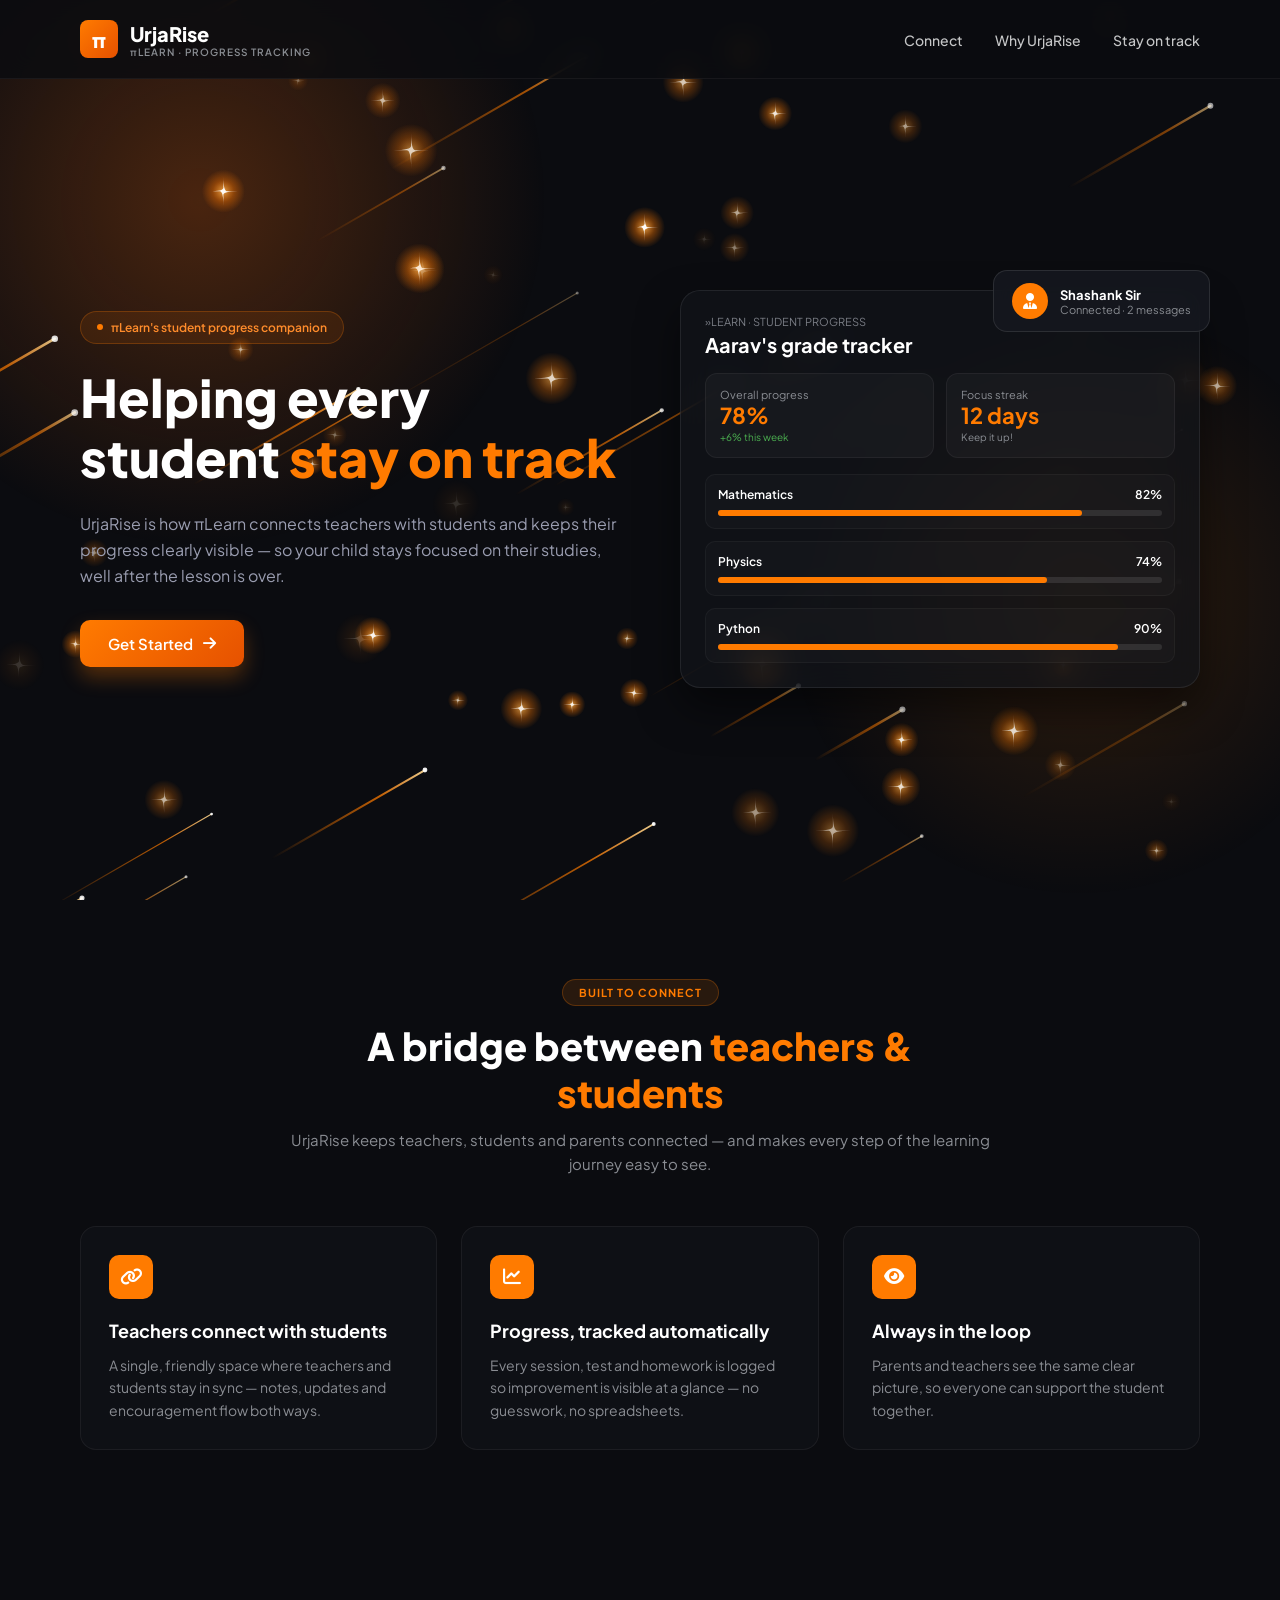
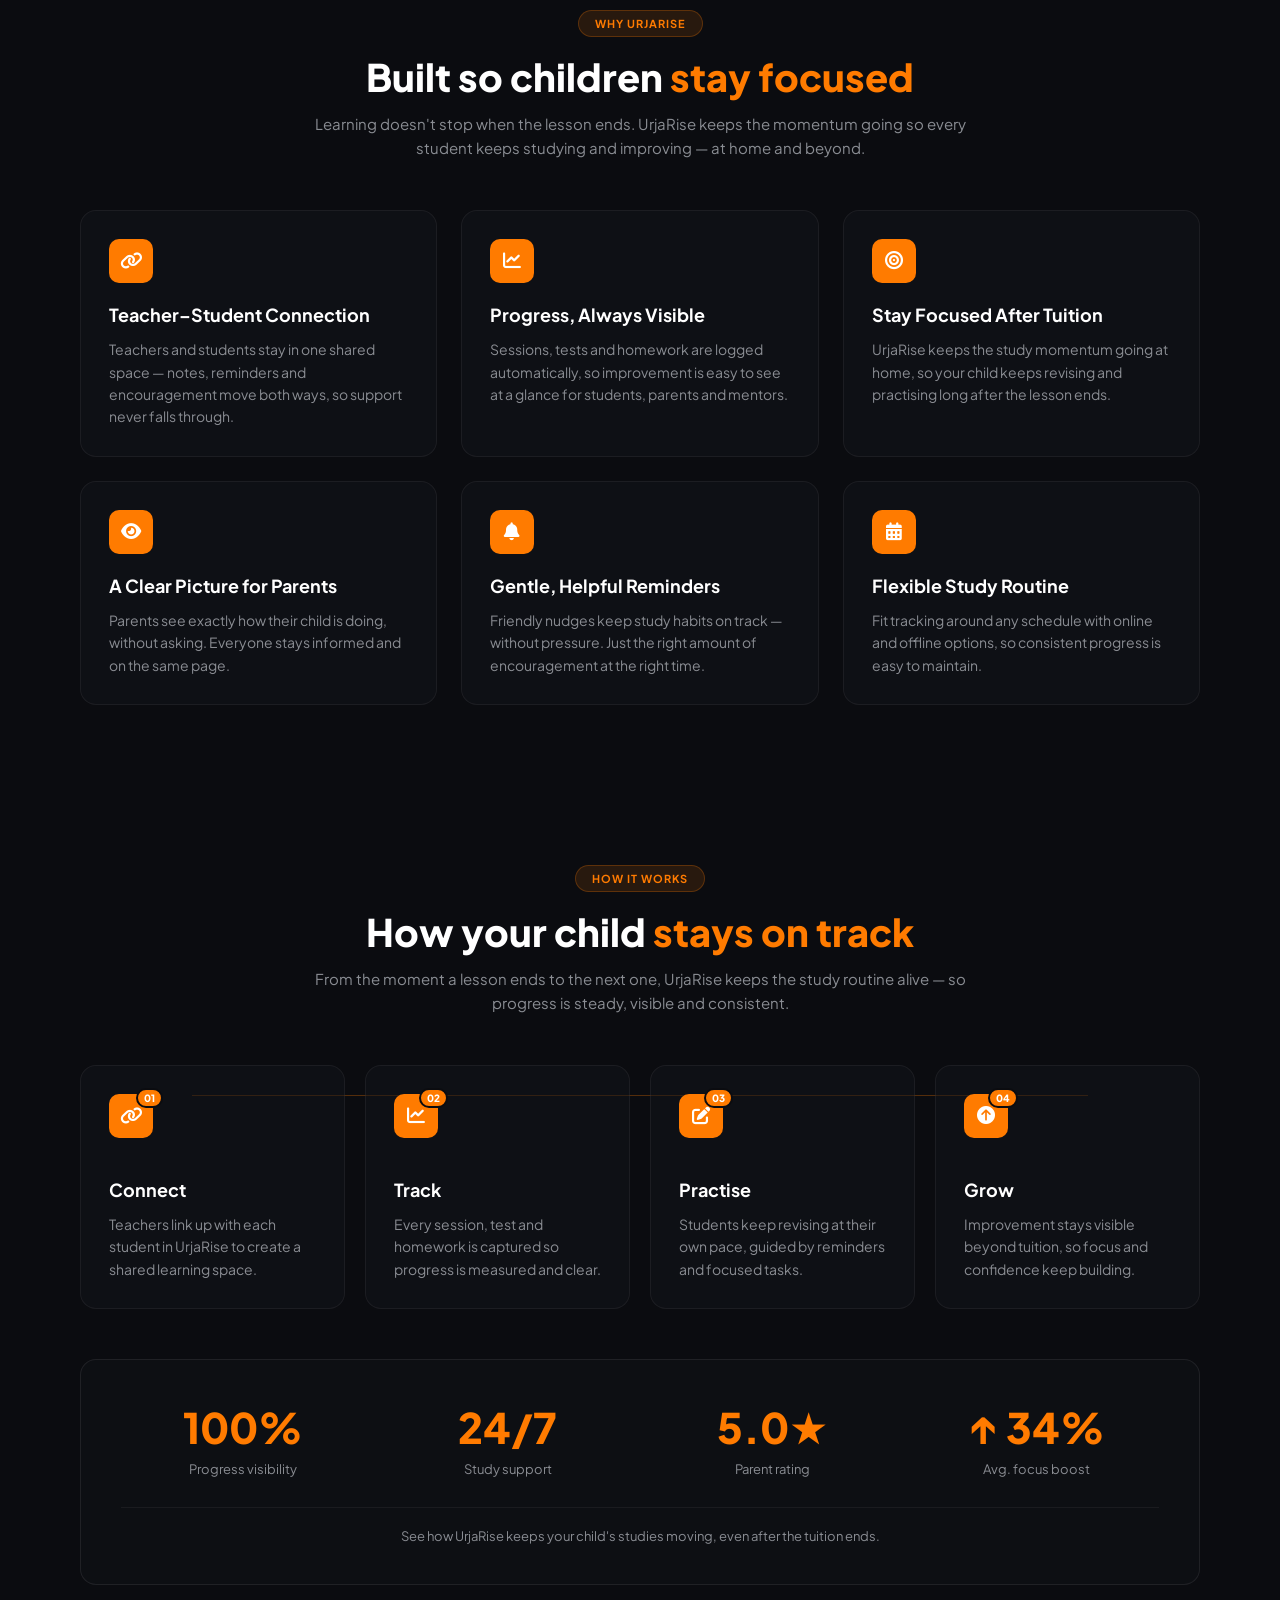
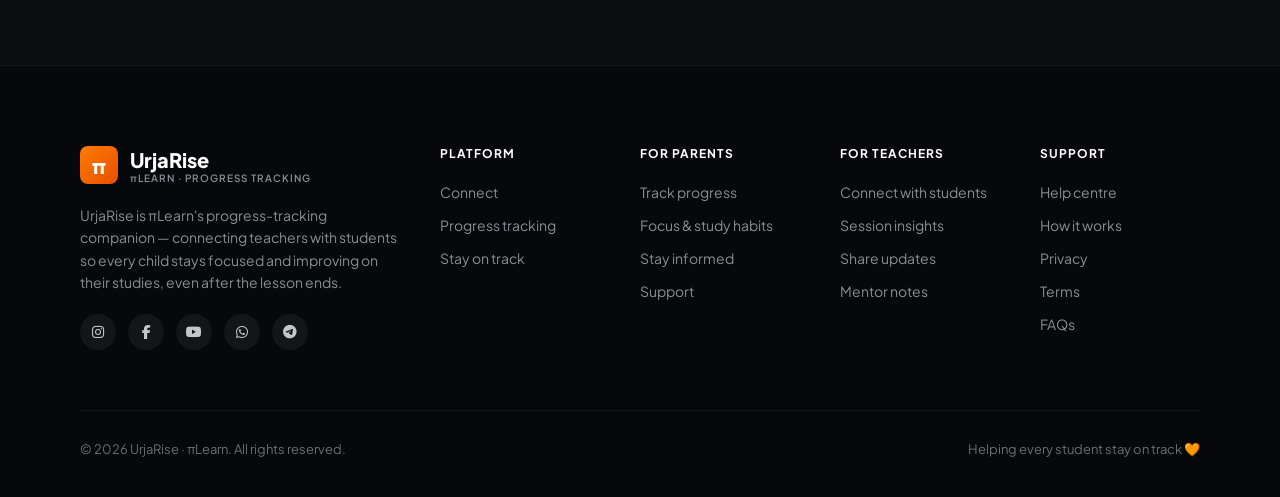
<file: index.html>
<!DOCTYPE html>
<html lang="en">
<head>
    <meta charset="UTF-8">
    <meta name="viewport" content="width=device-width, initial-scale=1.0">
    <title>UrjaRise - πLearn Progress Tracking</title>
    <!-- FontAwesome Icons -->
    <link rel="stylesheet" href="https://cdnjs.cloudflare.com/ajax/libs/font-awesome/6.4.0/css/all.min.css">
    <!-- Google Font: Plus Jakarta Sans -->
    <link href="https://fonts.googleapis.com/css2?family=Plus+Jakarta+Sans:wght@400;500;600;700;800&display=swap" rel="stylesheet">

    <style>
        /* ==================== BASE & RESET STYLES ==================== */
        * {
            margin: 0;
            padding: 0;
            box-sizing: border-box;
            font-family: 'Plus Jakarta Sans', sans-serif;
        }

        body {
            background-color: #0b0c10;
            color: #ffffff;
            overflow-x: hidden;
            position: relative;
        }

        /* Fixed Background Canvas for Shooting Lines & Twinkling Stars */
        #bgCanvas {
            position: fixed;
            top: 0;
            left: 0;
            width: 100vw;
            height: 100vh;
            pointer-events: none;
            z-index: 1;
        }

        /* Ambient Glow Blobs */
        .glow-bg {
            position: fixed;
            width: 700px;
            height: 700px;
            background: radial-gradient(circle, rgba(235, 102, 15, 0.28) 0%, rgba(11, 12, 16, 0) 70%);
            top: -150px;
            left: -150px;
            border-radius: 50%;
            z-index: 0;
            pointer-events: none;
        }

        .glow-bg-2 {
            position: fixed;
            width: 600px;
            height: 600px;
            background: radial-gradient(circle, rgba(255, 123, 0, 0.15) 0%, rgba(11, 12, 16, 0) 70%);
            bottom: 0px;
            right: -100px;
            border-radius: 50%;
            z-index: 0;
            pointer-events: none;
        }

        .wrapper {
            position: relative;
            z-index: 2;
        }

        /* ==================== NAVBAR ==================== */
        nav {
            display: flex;
            justify-content: space-between;
            align-items: center;
            padding: 20px 80px;
            background: rgba(11, 12, 16, 0.85);
            backdrop-filter: blur(12px);
            border-bottom: 1px solid rgba(255, 255, 255, 0.05);
            position: sticky;
            top: 0;
            z-index: 100;
        }

        .logo-container {
            display: flex;
            align-items: center;
            gap: 12px;
        }

        .logo-icon {
            width: 38px;
            height: 38px;
            background: linear-gradient(135deg, #ff7b00, #e65100);
            border-radius: 8px;
            display: flex;
            align-items: center;
            justify-content: center;
            font-size: 20px;
            font-weight: 800;
            color: #fff;
        }

        .logo-title {
            font-size: 20px;
            font-weight: 800;
        }

        .logo-subtitle {
            font-size: 10px;
            color: #8a8d93;
            letter-spacing: 1px;
            font-weight: 600;
        }

        .nav-links {
            display: flex;
            gap: 32px;
            list-style: none;
        }

        .nav-links a {
            color: #c5c6c7;
            text-decoration: none;
            font-size: 14px;
            font-weight: 500;
            transition: color 0.3s ease;
        }

        .nav-links a:hover {
            color: #ff7b00;
        }

        /* ==================== COMMON SECTIONS ==================== */
        section {
            padding: 80px 80px;
        }

        .section-header {
            text-align: center;
            max-width: 700px;
            margin: 0 auto 50px auto;
        }

        .section-tag {
            background: rgba(255, 123, 0, 0.12);
            border: 1px solid rgba(255, 123, 0, 0.25);
            color: #ff7b00;
            padding: 6px 16px;
            border-radius: 20px;
            font-size: 11px;
            font-weight: 700;
            text-transform: uppercase;
            letter-spacing: 1px;
            display: inline-block;
            margin-bottom: 16px;
        }

        .section-title {
            font-size: 38px;
            font-weight: 800;
            margin-bottom: 12px;
        }

        .section-title span {
            color: #ff7b00;
        }

        .section-subtitle {
            color: #8a8d93;
            font-size: 15px;
            line-height: 1.6;
        }

        /* ==================== HERO SECTION ==================== */
        .hero {
            display: flex;
            min-height: calc(100vh - 80px);
            align-items: center;
            justify-content: space-between;
            gap: 50px;
        }

        .hero-left {
            max-width: 550px;
        }

        .badge {
            display: inline-flex;
            align-items: center;
            gap: 8px;
            background: rgba(255, 123, 0, 0.1);
            border: 1px solid rgba(255, 123, 0, 0.25);
            padding: 8px 16px;
            border-radius: 20px;
            font-size: 12px;
            color: #ff8c2b;
            font-weight: 600;
            margin-bottom: 24px;
        }

        .badge-dot {
            width: 6px;
            height: 6px;
            background-color: #ff7b00;
            border-radius: 50%;
        }

        .hero-title {
            font-size: 52px;
            font-weight: 800;
            line-height: 1.15;
            margin-bottom: 24px;
        }

        .hero-title span {
            color: #ff7b00;
        }

        .hero-description {
            color: #9a9db0;
            font-size: 16px;
            line-height: 1.6;
            margin-bottom: 32px;
        }

        .btn-primary {
            display: inline-flex;
            align-items: center;
            gap: 10px;
            background: linear-gradient(135deg, #ff7b00, #e65100);
            color: #fff;
            padding: 14px 28px;
            border-radius: 10px;
            text-decoration: none;
            font-weight: 600;
            font-size: 15px;
            box-shadow: 0 10px 20px rgba(255, 123, 0, 0.3);
            transition: transform 0.2s, box-shadow 0.2s;
        }

        .btn-primary:hover {
            transform: translateY(-2px);
            box-shadow: 0 14px 28px rgba(255, 123, 0, 0.4);
        }

        /* Hero Right Preview Frame */
        .hero-right {
            position: relative;
            width: 100%;
            max-width: 520px;
        }

        .teacher-floating-card {
            position: absolute;
            top: -20px;
            right: -10px;
            background: rgba(22, 24, 31, 0.85);
            border: 1px solid rgba(255, 255, 255, 0.1);
            backdrop-filter: blur(12px);
            border-radius: 14px;
            padding: 12px 18px;
            display: flex;
            align-items: center;
            gap: 12px;
            z-index: 10;
        }

        .teacher-avatar {
            width: 36px;
            height: 36px;
            background: #ff7b00;
            border-radius: 50%;
            display: flex;
            align-items: center;
            justify-content: center;
        }

        .dashboard-card {
            background: rgba(18, 20, 26, 0.7);
            border: 1px solid rgba(255, 255, 255, 0.08);
            backdrop-filter: blur(16px);
            border-radius: 20px;
            padding: 24px;
            box-shadow: 0 20px 40px rgba(0, 0, 0, 0.5);
        }

        .stats-grid {
            display: grid;
            grid-template-columns: 1fr 1fr;
            gap: 12px;
            margin: 16px 0;
        }

        .stat-box {
            background: rgba(255, 255, 255, 0.03);
            border: 1px solid rgba(255, 255, 255, 0.05);
            padding: 14px;
            border-radius: 12px;
        }

        .stat-val {
            font-size: 22px;
            font-weight: 700;
            color: #ff7b00;
        }

        .progress-list {
            display: flex;
            flex-direction: column;
            gap: 12px;
        }

        .progress-item {
            background: rgba(255, 255, 255, 0.02);
            padding: 12px;
            border-radius: 10px;
            border: 1px solid rgba(255, 255, 255, 0.04);
        }

        .progress-info {
            display: flex;
            justify-content: space-between;
            font-size: 12px;
            margin-bottom: 8px;
            font-weight: 600;
        }

        .bar-bg {
            height: 6px;
            background: rgba(255, 255, 255, 0.1);
            border-radius: 3px;
        }

        .bar-fill {
            height: 100%;
            background: #ff7b00;
            border-radius: 3px;
        }

        /* ==================== FEATURE CARDS ==================== */
        .cards-grid-3 {
            display: grid;
            grid-template-columns: repeat(3, 1fr);
            gap: 24px;
        }

        .feature-card {
            background: rgba(18, 20, 26, 0.5);
            border: 1px solid rgba(255, 255, 255, 0.06);
            border-radius: 16px;
            padding: 28px;
            transition: transform 0.3s, border-color 0.3s;
        }

        .feature-card:hover {
            transform: translateY(-5px);
            border-color: rgba(255, 123, 0, 0.4);
        }

        .feature-icon {
            width: 44px;
            height: 44px;
            background: #ff7b00;
            border-radius: 10px;
            display: flex;
            align-items: center;
            justify-content: center;
            font-size: 18px;
            color: #fff;
            margin-bottom: 20px;
        }

        .feature-card h3 {
            font-size: 18px;
            margin-bottom: 12px;
        }

        .feature-card p {
            color: #8a8d93;
            font-size: 14px;
            line-height: 1.6;
        }

        /* ==================== TIMELINE & STATS ==================== */
        .timeline-grid {
            display: grid;
            grid-template-columns: repeat(4, 1fr);
            gap: 20px;
            position: relative;
            margin-bottom: 50px;
        }

        .timeline-grid::before {
            content: '';
            position: absolute;
            top: 30px;
            left: 10%;
            right: 10%;
            height: 1px;
            background: rgba(255, 123, 0, 0.3);
            z-index: 0;
        }

        .timeline-step {
            position: relative;
            z-index: 1;
        }

        .step-header {
            position: relative;
            display: inline-block;
            margin-bottom: 20px;
        }

        .step-number {
            position: absolute;
            top: -6px;
            right: -10px;
            background: #ff7b00;
            color: #fff;
            font-size: 10px;
            font-weight: 800;
            padding: 2px 6px;
            border-radius: 10px;
            border: 2px solid #0b0c10;
        }

        .stats-banner {
            background: rgba(18, 20, 26, 0.4);
            border: 1px solid rgba(255, 255, 255, 0.08);
            border-radius: 16px;
            padding: 40px;
        }

        .stats-banner-grid {
            display: grid;
            grid-template-columns: repeat(4, 1fr);
            gap: 20px;
            text-align: center;
        }

        .stat-large-num {
            font-size: 42px;
            font-weight: 800;
            color: #ff7b00;
            margin-bottom: 8px;
        }

        .stat-large-desc {
            font-size: 13px;
            color: #8a8d93;
        }

        /* ==================== FOOTER ==================== */
        footer {
            background: rgba(8, 9, 12, 0.95);
            border-top: 1px solid rgba(255, 255, 255, 0.05);
            padding: 80px 80px 40px 80px;
        }

        .footer-grid {
            display: grid;
            grid-template-columns: 2fr repeat(4, 1fr);
            gap: 40px;
            margin-bottom: 60px;
        }

        .footer-brand p {
            color: #8a8d93;
            font-size: 14px;
            line-height: 1.6;
            margin: 20px 0;
            max-width: 320px;
        }

        .social-icons {
            display: flex;
            gap: 12px;
        }

        .social-btn {
            width: 36px;
            height: 36px;
            border-radius: 50%;
            background: rgba(255, 255, 255, 0.05);
            display: flex;
            align-items: center;
            justify-content: center;
            color: #c5c6c7;
            text-decoration: none;
            font-size: 14px;
            transition: background 0.3s, color 0.3s;
        }

        .social-btn:hover {
            background: #ff7b00;
            color: #fff;
        }

        .footer-col h4 {
            font-size: 12px;
            text-transform: uppercase;
            letter-spacing: 1px;
            color: #ffffff;
            margin-bottom: 20px;
        }

        .footer-col ul {
            list-style: none;
            display: flex;
            flex-direction: column;
            gap: 12px;
        }

        .footer-col a {
            color: #8a8d93;
            text-decoration: none;
            font-size: 14px;
            transition: color 0.3s;
        }

        .footer-col a:hover {
            color: #ff7b00;
        }

        .footer-bottom {
            display: flex;
            justify-content: space-between;
            align-items: center;
            padding-top: 30px;
            border-top: 1px solid rgba(255, 255, 255, 0.05);
            font-size: 13px;
            color: #6a6d73;
        }

        /* Responsive Breakpoints */
        @media (max-width: 1024px) {
            section, nav, footer {
                padding-left: 30px;
                padding-right: 30px;
            }
            .hero {
                flex-direction: column;
            }
            .cards-grid-3, .timeline-grid, .stats-banner-grid {
                grid-template-columns: repeat(2, 1fr);
            }
            .footer-grid {
                grid-template-columns: 1fr 1fr;
            }
        }

        @media (max-width: 600px) {
            .cards-grid-3, .timeline-grid, .stats-banner-grid, .footer-grid {
                grid-template-columns: 1fr;
            }
        }
    </style>
</head>
<body>

    <!-- Dynamic Overlay Canvas for Sparkle Stars & Glowing Lines -->
    <canvas id="bgCanvas"></canvas>

    <!-- Glowing Background Glows -->
    <div class="glow-bg"></div>
    <div class="glow-bg-2"></div>

    <div class="wrapper">
        <!-- NAVIGATION -->
        <nav>
            <div class="logo-container">
                <div class="logo-icon">π</div>
                <div>
                    <div class="logo-title">UrjaRise</div>
                    <div class="logo-subtitle">πLEARN · PROGRESS TRACKING</div>
                </div>
            </div>
            <ul class="nav-links">
                <li><a href="#connect">Connect</a></li>
                <li><a href="#why">Why UrjaRise</a></li>
                <li><a href="#track">Stay on track</a></li>
            </ul>
        </nav>

        <!-- HERO SECTION -->
        <section class="hero">
            <div class="hero-left">
                <div class="badge">
                    <span class="badge-dot"></span>
                    πLearn's student progress companion
                </div>
                <h1 class="hero-title">Helping every student <span>stay on track</span></h1>
                <p class="hero-description">
                    UrjaRise is how πLearn connects teachers with students and keeps their progress clearly visible — so your child stays focused on their studies, well after the lesson is over.
                </p>
                <a href="auth.html" class="btn-primary">Get Started <i class="fa-solid fa-arrow-right"></i></a>
            </div>

            <div class="hero-right">
                <div class="teacher-floating-card">
                    <div class="teacher-avatar">
                        <i class="fa-solid fa-user-tie"></i>
                    </div>
                    <div>
                        <div style="font-size: 13px; font-weight: 700;">Shashank Sir</div>
                        <div style="font-size: 11px; color: #8a8d93;">Connected · 2 messages</div>
                    </div>
                </div>

                <div class="dashboard-card">
                    <div style="font-size: 11px; color: #7a7d85; text-transform: uppercase;">»Learn · Student Progress</div>
                    <div style="font-size: 20px; font-weight: 700; margin-top: 4px;">Aarav's grade tracker</div>

                    <div class="stats-grid">
                        <div class="stat-box">
                            <div style="font-size: 11px; color: #8a8d93;">Overall progress</div>
                            <div class="stat-val">78%</div>
                            <div style="font-size: 10px; color: #4caf50; margin-top: 2px;">+6% this week</div>
                        </div>
                        <div class="stat-box">
                            <div style="font-size: 11px; color: #8a8d93;">Focus streak</div>
                            <div class="stat-val">12 days</div>
                            <div style="font-size: 10px; color: #8a8d93; margin-top: 2px;">Keep it up!</div>
                        </div>
                    </div>

                    <div class="progress-list">
                        <div class="progress-item">
                            <div class="progress-info">
                                <span>Mathematics</span>
                                <span>82%</span>
                            </div>
                            <div class="bar-bg"><div class="bar-fill" style="width: 82%;"></div></div>
                        </div>
                        <div class="progress-item">
                            <div class="progress-info">
                                <span>Physics</span>
                                <span>74%</span>
                            </div>
                            <div class="bar-bg"><div class="bar-fill" style="width: 74%;"></div></div>
                        </div>
                        <div class="progress-item">
                            <div class="progress-info">
                                <span>Python</span>
                                <span>90%</span>
                            </div>
                            <div class="bar-bg"><div class="bar-fill" style="width: 90%;"></div></div>
                        </div>
                    </div>
                </div>
            </div>
        </section>

        <!-- FEATURE SECTION 1 -->
        <section id="connect">
            <div class="section-header">
                <span class="section-tag">Built to connect</span>
                <h2 class="section-title">A bridge between <span>teachers & students</span></h2>
                <p class="section-subtitle">UrjaRise keeps teachers, students and parents connected — and makes every step of the learning journey easy to see.</p>
            </div>

            <div class="cards-grid-3">
                <div class="feature-card">
                    <div class="feature-icon"><i class="fa-solid fa-link"></i></div>
                    <h3>Teachers connect with students</h3>
                    <p>A single, friendly space where teachers and students stay in sync — notes, updates and encouragement flow both ways.</p>
                </div>
                <div class="feature-card">
                    <div class="feature-icon"><i class="fa-solid fa-chart-line"></i></div>
                    <h3>Progress, tracked automatically</h3>
                    <p>Every session, test and homework is logged so improvement is visible at a glance — no guesswork, no spreadsheets.</p>
                </div>
                <div class="feature-card">
                    <div class="feature-icon"><i class="fa-solid fa-eye"></i></div>
                    <h3>Always in the loop</h3>
                    <p>Parents and teachers see the same clear picture, so everyone can support the student together.</p>
                </div>
            </div>
        </section>

        <!-- FEATURE SECTION 2 -->
        <section id="why">
            <div class="section-header">
                <span class="section-tag">Why UrjaRise</span>
                <h2 class="section-title">Built so children <span>stay focused</span></h2>
                <p class="section-subtitle">Learning doesn't stop when the lesson ends. UrjaRise keeps the momentum going so every student keeps studying and improving — at home and beyond.</p>
            </div>

            <div class="cards-grid-3" style="margin-bottom: 24px;">
                <div class="feature-card">
                    <div class="feature-icon"><i class="fa-solid fa-link"></i></div>
                    <h3>Teacher–Student Connection</h3>
                    <p>Teachers and students stay in one shared space — notes, reminders and encouragement move both ways, so support never falls through.</p>
                </div>
                <div class="feature-card">
                    <div class="feature-icon"><i class="fa-solid fa-chart-line"></i></div>
                    <h3>Progress, Always Visible</h3>
                    <p>Sessions, tests and homework are logged automatically, so improvement is easy to see at a glance for students, parents and mentors.</p>
                </div>
                <div class="feature-card">
                    <div class="feature-icon"><i class="fa-solid fa-bullseye"></i></div>
                    <h3>Stay Focused After Tuition</h3>
                    <p>UrjaRise keeps the study momentum going at home, so your child keeps revising and practising long after the lesson ends.</p>
                </div>
            </div>

            <div class="cards-grid-3">
                <div class="feature-card">
                    <div class="feature-icon"><i class="fa-solid fa-eye"></i></div>
                    <h3>A Clear Picture for Parents</h3>
                    <p>Parents see exactly how their child is doing, without asking. Everyone stays informed and on the same page.</p>
                </div>
                <div class="feature-card">
                    <div class="feature-icon"><i class="fa-solid fa-bell"></i></div>
                    <h3>Gentle, Helpful Reminders</h3>
                    <p>Friendly nudges keep study habits on track — without pressure. Just the right amount of encouragement at the right time.</p>
                </div>
                <div class="feature-card">
                    <div class="feature-icon"><i class="fa-solid fa-calendar-days"></i></div>
                    <h3>Flexible Study Routine</h3>
                    <p>Fit tracking around any schedule with online and offline options, so consistent progress is easy to maintain.</p>
                </div>
            </div>
        </section>

        <!-- PROCESS TIMELINE & STATS -->
        <section id="track">
            <div class="section-header">
                <span class="section-tag">How it works</span>
                <h2 class="section-title">How your child <span>stays on track</span></h2>
                <p class="section-subtitle">From the moment a lesson ends to the next one, UrjaRise keeps the study routine alive — so progress is steady, visible and consistent.</p>
            </div>

            <div class="timeline-grid">
                <div class="feature-card timeline-step">
                    <div class="step-header">
                        <div class="feature-icon"><i class="fa-solid fa-link"></i></div>
                        <span class="step-number">01</span>
                    </div>
                    <h3>Connect</h3>
                    <p>Teachers link up with each student in UrjaRise to create a shared learning space.</p>
                </div>

                <div class="feature-card timeline-step">
                    <div class="step-header">
                        <div class="feature-icon"><i class="fa-solid fa-chart-line"></i></div>
                        <span class="step-number">02</span>
                    </div>
                    <h3>Track</h3>
                    <p>Every session, test and homework is captured so progress is measured and clear.</p>
                </div>

                <div class="feature-card timeline-step">
                    <div class="step-header">
                        <div class="feature-icon"><i class="fa-solid fa-pen-to-square"></i></div>
                        <span class="step-number">03</span>
                    </div>
                    <h3>Practise</h3>
                    <p>Students keep revising at their own pace, guided by reminders and focused tasks.</p>
                </div>

                <div class="feature-card timeline-step">
                    <div class="step-header">
                        <div class="feature-icon"><i class="fa-solid fa-circle-arrow-up"></i></div>
                        <span class="step-number">04</span>
                    </div>
                    <h3>Grow</h3>
                    <p>Improvement stays visible beyond tuition, so focus and confidence keep building.</p>
                </div>
            </div>

            <!-- Stats Banner -->
            <div class="stats-banner">
                <div class="stats-banner-grid">
                    <div>
                        <div class="stat-large-num">100%</div>
                        <div class="stat-large-desc">Progress visibility</div>
                    </div>
                    <div>
                        <div class="stat-large-num">24/7</div>
                        <div class="stat-large-desc">Study support</div>
                    </div>
                    <div>
                        <div class="stat-large-num">5.0★</div>
                        <div class="stat-large-desc">Parent rating</div>
                    </div>
                    <div>
                        <div class="stat-large-num">↑ 34%</div>
                        <div class="stat-large-desc">Avg. focus boost</div>
                    </div>
                </div>
                <div style="text-align: center; margin-top: 30px; font-size: 13px; color: #8a8d93; border-top: 1px solid rgba(255, 255, 255, 0.05); padding-top: 20px;">
                    See how UrjaRise keeps your child's studies moving, even after the tuition ends.
                </div>
            </div>
        </section>

        <!-- FOOTER -->
        <footer>
            <div class="footer-grid">
                <div class="footer-brand">
                    <div class="logo-container">
                        <div class="logo-icon">π</div>
                        <div>
                            <div class="logo-title">UrjaRise</div>
                            <div class="logo-subtitle">πLEARN · PROGRESS TRACKING</div>
                        </div>
                    </div>
                    <p>UrjaRise is πLearn's progress-tracking companion — connecting teachers with students so every child stays focused and improving on their studies, even after the lesson ends.</p>
                    <div class="social-icons">
                        <a href="#" class="social-btn"><i class="fa-brands fa-instagram"></i></a>
                        <a href="#" class="social-btn"><i class="fa-brands fa-facebook-f"></i></a>
                        <a href="#" class="social-btn"><i class="fa-brands fa-youtube"></i></a>
                        <a href="#" class="social-btn"><i class="fa-brands fa-whatsapp"></i></a>
                        <a href="#" class="social-btn"><i class="fa-brands fa-telegram"></i></a>
                    </div>
                </div>

                <div class="footer-col">
                    <h4>Platform</h4>
                    <ul>
                        <li><a href="#">Connect</a></li>
                        <li><a href="#">Progress tracking</a></li>
                        <li><a href="#">Stay on track</a></li>
                    </ul>
                </div>

                <div class="footer-col">
                    <h4>For Parents</h4>
                    <ul>
                        <li><a href="#">Track progress</a></li>
                        <li><a href="#">Focus & study habits</a></li>
                        <li><a href="#">Stay informed</a></li>
                        <li><a href="#">Support</a></li>
                    </ul>
                </div>

                <div class="footer-col">
                    <h4>For Teachers</h4>
                    <ul>
                        <li><a href="#">Connect with students</a></li>
                        <li><a href="#">Session insights</a></li>
                        <li><a href="#">Share updates</a></li>
                        <li><a href="#">Mentor notes</a></li>
                    </ul>
                </div>

                <div class="footer-col">
                    <h4>Support</h4>
                    <ul>
                        <li><a href="#">Help centre</a></li>
                        <li><a href="#">How it works</a></li>
                        <li><a href="#">Privacy</a></li>
                        <li><a href="#">Terms</a></li>
                        <li><a href="#">FAQs</a></li>
                    </ul>
                </div>
            </div>

            <div class="footer-bottom">
                <div>© 2026 UrjaRise · πLearn. All rights reserved.</div>
                <div>Helping every student stay on track <span style="color: #ff7b00;">🧡</span></div>
            </div>
        </footer>
    </div>

    <!-- JAVASCRIPT ANIMATIONS: BRIGHT TWINKLING STARS & MOVING SHOOTING LINES -->
    <script>
        const canvas = document.getElementById('bgCanvas');
        const ctx = canvas.getContext('2d');

        function resizeCanvas() {
            canvas.width = window.innerWidth;
            canvas.height = window.innerHeight;
        }
        window.addEventListener('resize', resizeCanvas);
        resizeCanvas();

        // 1. Bright Sparkle Stars Class
        class SparkleStar {
            constructor() {
                this.reset();
            }

            reset() {
                this.x = Math.random() * canvas.width;
                this.y = Math.random() * canvas.height;
                this.size = Math.random() * 12 + 6; // Bigger & brighter sizes
                this.opacity = Math.random();
                this.speed = Math.random() * 0.03 + 0.01;
                this.growing = Math.random() > 0.5;
            }

            update() {
                if (this.growing) {
                    this.opacity += this.speed;
                    if (this.opacity >= 1) this.growing = false;
                } else {
                    this.opacity -= this.speed;
                    if (this.opacity <= 0.1) this.growing = true;
                }
            }

            draw() {
                ctx.save();
                ctx.translate(this.x, this.y);
                ctx.globalAlpha = this.opacity;

                // Radial Glow Effect Around Star
                const glowGradient = ctx.createRadialGradient(0, 0, 0, 0, 0, this.size * 1.5);
                glowGradient.addColorStop(0, 'rgba(255, 180, 80, 0.9)');
                glowGradient.addColorStop(0.5, 'rgba(255, 120, 0, 0.4)');
                glowGradient.addColorStop(1, 'rgba(255, 120, 0, 0)');

                ctx.fillStyle = glowGradient;
                ctx.beginPath();
                ctx.arc(0, 0, this.size * 1.5, 0, Math.PI * 2);
                ctx.fill();

                // 4-Point Sharp Vector Star
                ctx.fillStyle = '#ffffff';
                ctx.beginPath();
                for (let i = 0; i < 4; i++) {
                    ctx.lineTo(0, -this.size);
                    ctx.quadraticCurveTo(0, 0, this.size / 4, 0);
                    ctx.rotate(Math.PI / 2);
                }
                ctx.fill();
                ctx.restore();
            }
        }

        // 2. Continuous Moving Light Rays/Shooting Lines Class
        class ShootingLine {
            constructor() {
                this.reset();
            }

            reset() {
                this.x = Math.random() * (canvas.width + 300) - 150;
                this.y = Math.random() * (canvas.height + 300) - 150;
                this.length = Math.random() * 160 + 80; // Longer trail lines
                this.speed = Math.random() * 3 + 1.5; // Faster line speed
                this.angle = -Math.PI / 6; // Diagonal upward-right movement
                this.thickness = Math.random() * 2 + 1;
                this.opacity = Math.random() * 0.7 + 0.3;
            }

            update() {
                this.x += Math.cos(this.angle) * this.speed;
                this.y += Math.sin(this.angle) * this.speed;

                // Loop infinitely when off screen
                if (this.x > canvas.width + 200 || this.y < -200) {
                    this.reset();
                    this.x = Math.random() * canvas.width - 200;
                    this.y = canvas.height + 100;
                }
            }

            draw() {
                const endX = this.x - Math.cos(this.angle) * this.length;
                const endY = this.y - Math.sin(this.angle) * this.length;

                const gradient = ctx.createLinearGradient(this.x, this.y, endX, endY);
                gradient.addColorStop(0, `rgba(255, 220, 150, ${this.opacity})`);
                gradient.addColorStop(0.3, `rgba(255, 123, 0, ${this.opacity * 0.8})`);
                gradient.addColorStop(1, 'rgba(255, 123, 0, 0)');

                ctx.save();
                ctx.beginPath();
                ctx.moveTo(this.x, this.y);
                ctx.lineTo(endX, endY);
                ctx.strokeStyle = gradient;
                ctx.lineWidth = this.thickness;
                ctx.lineCap = 'round';
                ctx.stroke();

                // Glowing tip at head of the moving line
                ctx.fillStyle = `rgba(255, 255, 255, ${this.opacity})`;
                ctx.beginPath();
                ctx.arc(this.x, this.y, this.thickness * 1.2, 0, Math.PI * 2);
                ctx.fill();

                ctx.restore();
            }
        }

        // Initialize larger quantity of stars and moving lines
        const stars = Array.from({ length: 50 }, () => new SparkleStar());
        const lines = Array.from({ length: 35 }, () => new ShootingLine());

        // Animation Loop
        function animate() {
            ctx.clearRect(0, 0, canvas.width, canvas.height);

            // Render Stars
            stars.forEach(star => {
                star.update();
                star.draw();
            });

            // Render Shooting Lines
            lines.forEach(line => {
                line.update();
                line.draw();
            });

            requestAnimationFrame(animate);
        }

        animate();
    </script>
</body>
</html>
</file>
